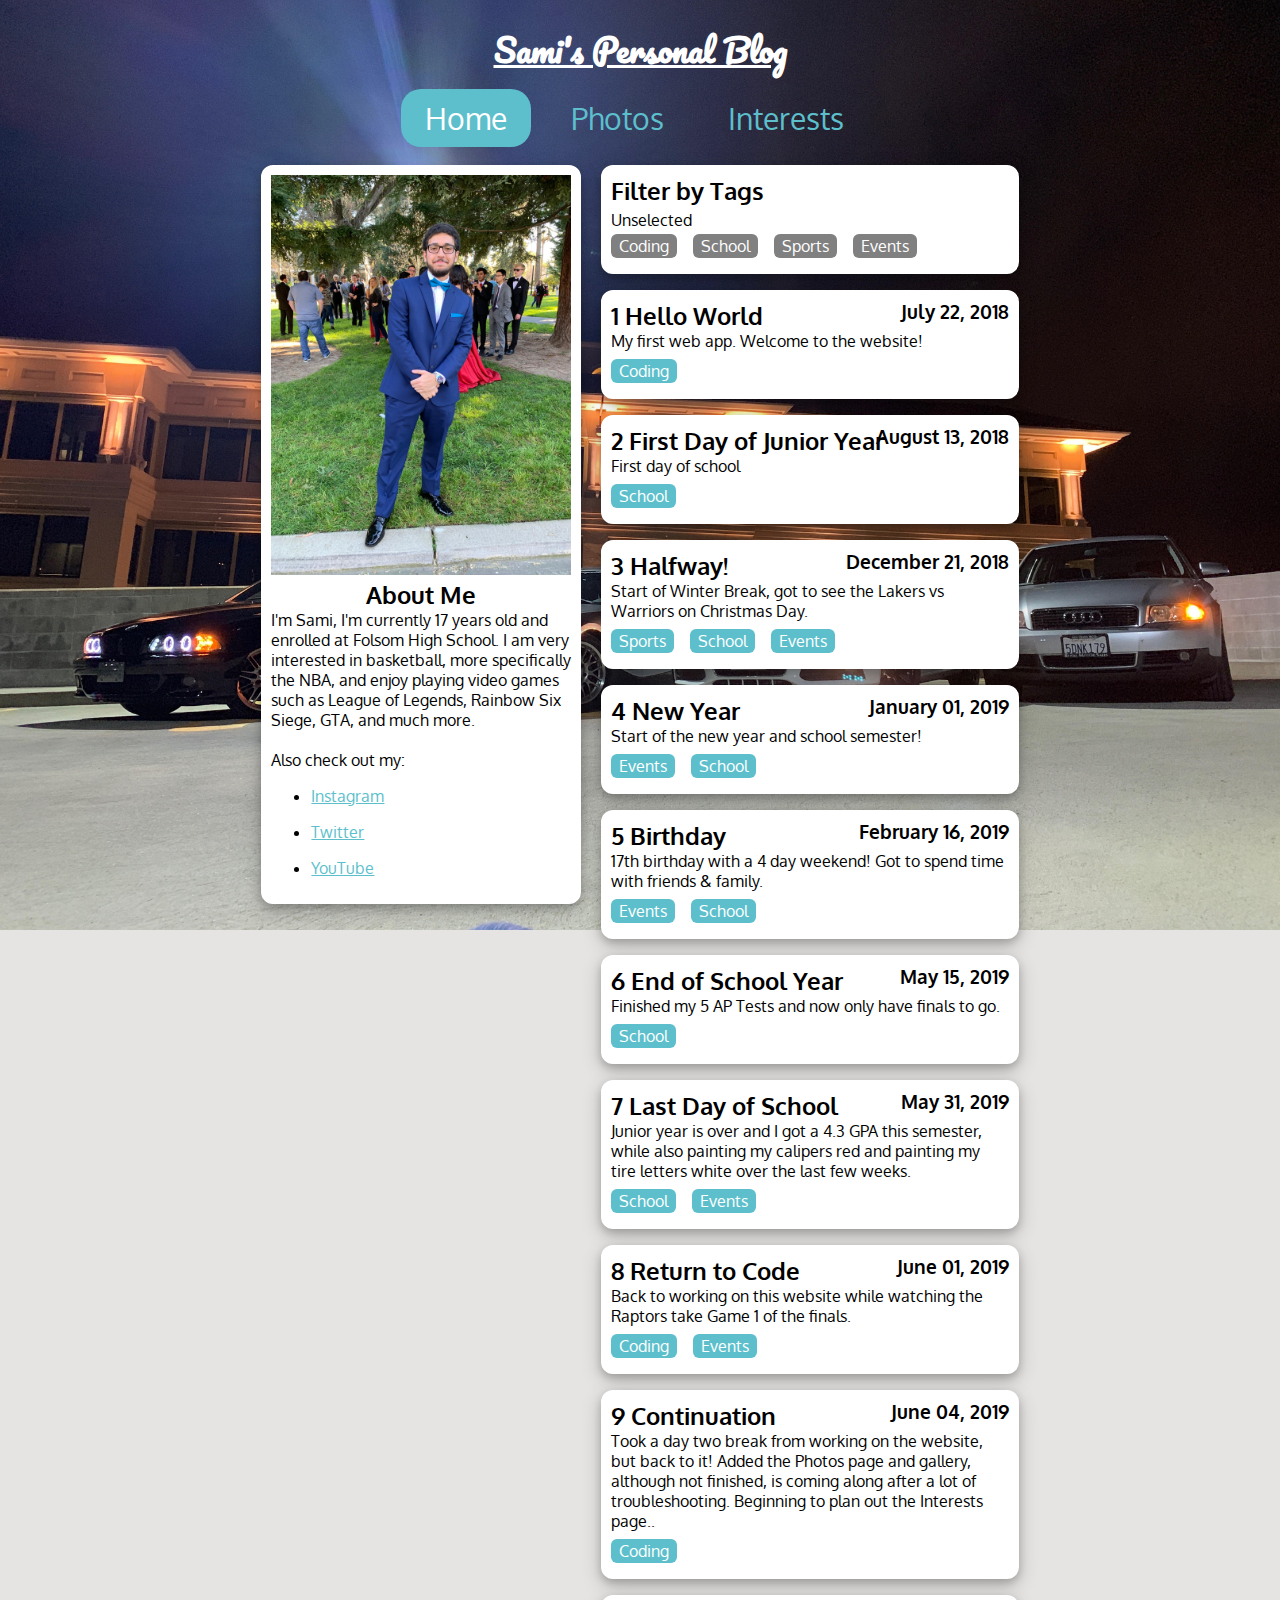
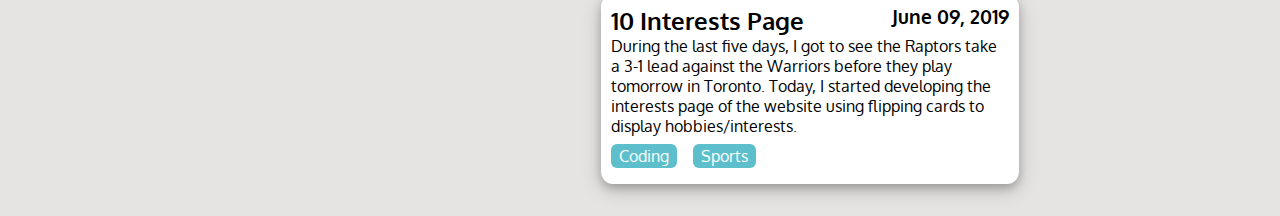
<file: index.html>
<!DOCTYPE HTML>
<html>
    <head>
        <meta charset="utf-8">
        <meta name="viewport" content="width=device-width, initial-scale=1, maximum-scale=1, user-scalable=no">
        
        <link rel="stylesheet" type="text/css" href="common.css">
        <link rel="stylesheet" type="text/css" href="index.css">
        <link href="https://fonts.googleapis.com/css?family=Pacifico" rel="stylesheet">
        <link href="https://fonts.googleapis.com/css?family=Oxygen" rel="stylesheet">
        
        <script src="utilities/moment.js"></script>
        <script src="index.js"></script>
        
        <title>Sami's Personal Blog</title>
    </head>
    
    <body>
        <h1>Sami's Personal Blog</h1>
        <div class="topnav">
            <a class="active" href="index.html">Home</a>
            <a href="photos.html">Photos</a>
            <a href="interests.html">Interests</a>
            </div>
        <div id="tableDiv">
            <div id="tableRowDiv">
                <div id="profileDiv" class="card tableCell">
                    <img id="profileImg" src="images/profileImg.JPG" alt="Profile Image">
                    <h2>About Me</h2>
                    <p>I'm Sami, I'm currently 17 years old and enrolled at Folsom High School. I am very interested in basketball, more specifically the NBA, and enjoy playing video games such as League of Legends, Rainbow Six Siege, GTA, and much more.</p>
                    <br>
                    <p>Also check out my:</p>
                    <ul>
                        <li><a href="https://www.instagram.com/sami.alhamad/">Instagram</a></li>
                        <li><a href="https://twitter.com/samialhamad_">Twitter</a></li>
                        <li><a href="https://www.youtube.com/channel/UCy9flrEqzB509R2crnSb-2w">YouTube</a></li>
                    </ul>
                </div>
                <div id="mainDiv" class="tableCell">
                    <div id="filterCard" class="card">
                        <h2>Filter by Tags</h2>
                        <label id="selectedTagLabel">Selected</label>
                        <div id="selectedTagsDiv"></div>
                        <label id="unselectedTagLabel">Unselected</label>
                        <div id="unselectedTagsDiv"></div>
                    </div>
                    <ol id="blogPostList">
                    </ol>
                </div>
            </div>
        </div>
    </body>
</html>
</file>
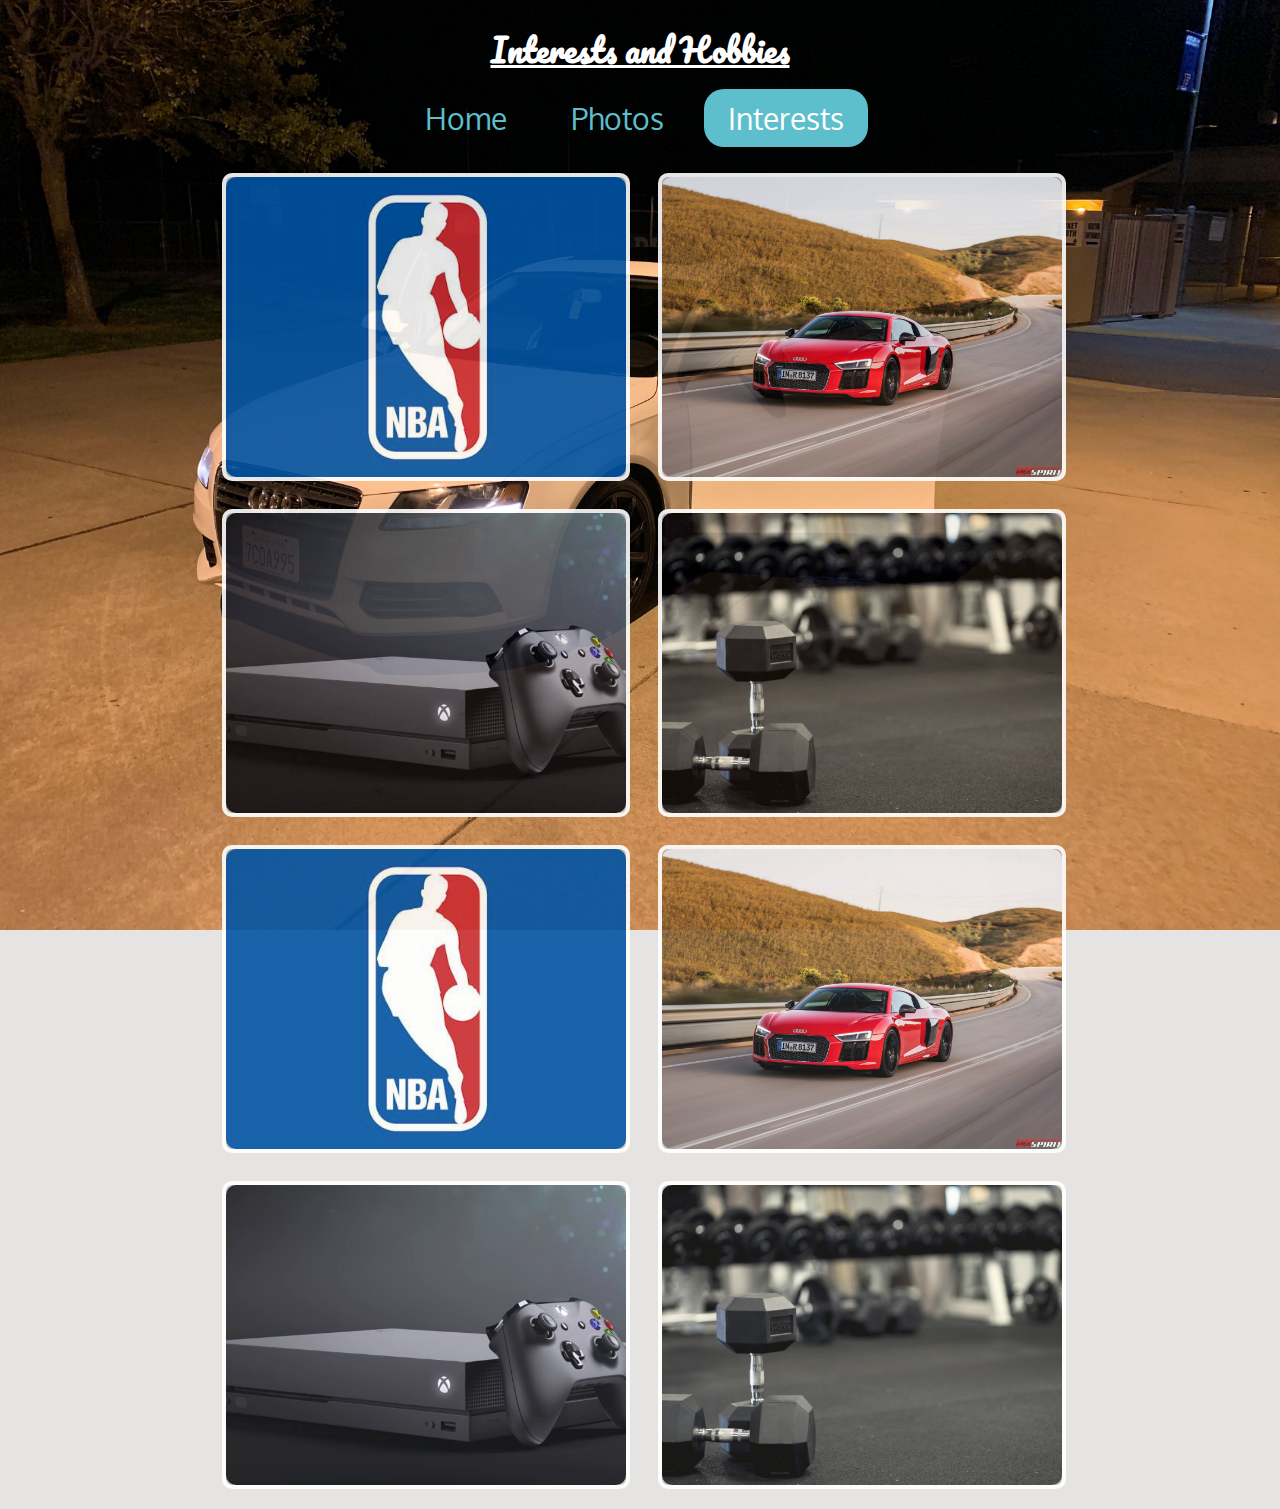
<file: interests.html>
<!DOCTYPE HTML>
<html>
    <head>
        <meta charset="utf-8">
        <meta name="viewport" content="width=device-width, initial-scale=1, maximum-scale=1, user-scalable=no">
        
        <link rel="stylesheet" type="text/css" href="common.css">
        <link rel="stylesheet" type="text/css" href="index.css">
        <link rel="stylesheet" type="text/css" href="interests.css">
        <link href="https://fonts.googleapis.com/css?family=Pacifico" rel="stylesheet">
        <link href="https://fonts.googleapis.com/css?family=Oxygen" rel="stylesheet">
        
        <script src="utilities/moment.js"></script>
        <script src="index.js"></script>
        
        <title>Sami's Personal Blog</title>
    </head>
    
    <body>
        <h1>Interests and Hobbies</h1>
            <div class="topnav">
                <a href="index.html">Home</a>
                <a href="photos.html">Photos</a>
                <a class="active" href="interests.html">Interests</a>
            </div>
            <div id="cardContainer">
                <div class="flip-card">
                    <div class="flip-card-inner">
                        <div class="flip-card-front">
                            <img src="images/interestsBasketball.jpg" alt="Basketball">
                        </div>
                        <div class="flip-card-back">
                            <h1>Basketball</h1> 
                            <p>Personal Hobby and the NBA</p> 
                            <p>Although I've only been playing for about 5 years, I've enjoyed watching basketball, more specifically the NBA, for about 7 years now.</p>
                        </div>
                    </div>
                </div>
                    <div class="flip-card">
                        <div class="flip-card-inner">
                            <div class="flip-card-front">
                                <img src="images/interestsCars.jpg" alt="Cars">
                            </div>
                        <div class="flip-card-back">
                            <h1>Cars</h1> 
                            <p>Audi's</p> 
                            <p>Ever since owning my first car, shown in the background of this page, I've become more interested in all types of cars. My dream car is a red Audi R8, as shown on the front of this card.</p>
                        </div>
                    </div>
                </div>
                <div class="flip-card">
                        <div class="flip-card-inner">
                            <div class="flip-card-front">
                                <img src="images/interestsGaming.jpg" alt="Video Games">
                            </div>
                        <div class="flip-card-back">
                            <h1>Video Games</h1> 
                            <p>PC and Xbox Gaming</p> 
                            <p>I started playing video games in 2009, on an Xbox 360. My first ever game was Call of Duty 4: Modern Warfare. Ever since then, I've been playing a large variety of games, and migrated to PC Gaming in 2017.</p>
                        </div>
                    </div>
                </div>
                <div class="flip-card">
                        <div class="flip-card-inner">
                            <div class="flip-card-front">
                                <img src="images/interestsWeights.jpg" alt="Weights">
                            </div>
                        <div class="flip-card-back">
                            <h1>Weights</h1> 
                            <p>Lifting Weights</p> 
                            <p>I started lifting weights in April of 2018, and have consistently gone to the gym ever since.</p>
                        </div>
                    </div>
                </div>
                <div class="flip-card">
                    <div class="flip-card-inner">
                        <div class="flip-card-front">
                            <img src="images/interestsBasketball.jpg" alt="Basketball">
                        </div>
                        <div class="flip-card-back">
                            <h1>Basketball</h1> 
                            <p>Personal Hobby and the NBA</p> 
                            <p>Although I've only been playing for about 5 years, I've enjoyed watching basketball, more specifically the NBA, for about 7 years now.</p>
                        </div>
                    </div>
                </div>
                    <div class="flip-card">
                        <div class="flip-card-inner">
                            <div class="flip-card-front">
                                <img src="images/interestsCars.jpg" alt="Cars">
                            </div>
                        <div class="flip-card-back">
                            <h1>Cars</h1> 
                            <p>Audi's</p> 
                            <p>Ever since owning my first car, shown in the background of this page, I've become more interested in all types of cars. My dream car is a red Audi R8, as shown on the front of this card.</p>
                        </div>
                    </div>
                </div>
                <div class="flip-card">
                        <div class="flip-card-inner">
                            <div class="flip-card-front">
                                <img src="images/interestsGaming.jpg" alt="Video Games">
                            </div>
                        <div class="flip-card-back">
                            <h1>Video Games</h1> 
                            <p>PC and Xbox Gaming</p> 
                            <p>I started playing video games in 2009, on an Xbox 360. My first ever game was Call of Duty 4: Modern Warfare. Ever since then, I've been playing a large variety of games, and migrated to PC Gaming in 2017.</p>
                        </div>
                    </div>
                </div>
                <div class="flip-card">
                        <div class="flip-card-inner">
                            <div class="flip-card-front">
                                <img src="images/interestsWeights.jpg" alt="Weights">
                            </div>
                        <div class="flip-card-back">
                            <h1>Weights</h1> 
                            <p>Lifting Weights</p> 
                            <p>I started lifting weights in April of 2018, and have consistently gone to the gym ever since.</p>
                        </div>
                    </div>
                </div>
            </div>
    </body>
</html>
</file>
<file: common.css>
body {
    background-color: #e6e4e2;
    text-align: center;
    font-family: 'Oxygen', sans-serif;
    background-image: url(images/backgroundImg.jpg);
    background-repeat: no-repeat;
    background-size: cover;
    background-position: center;
    background-attachment: fixed;
}

.topnav {
    margin: 20px
}

.topnav a.active {
  background-color: #5dbfcc;
  color: white;
}

.topnav a {
  color: #f2f2f2;
  text-align: center;
  padding: 10px 24px;
  text-decoration: none;
  font-size: 30px;
  border-radius: 20px;
  margin: 0px 12px 12px 0px;
}

@media only screen and (max-width: 400px) {
    .topnav a {
        color: #f2f2f2;
        text-align: center;
        padding: 8px 8px;
        text-decoration: none;
        font-size: 24px;
        border-radius: 20px;
        margin: 0px 6px 6px 0px;
    }
}

.topnav a:hover {
  background-color: gray;
  color: #5dbfcc;
}

a:link {
  color: #5dbfcc;
}

a:visited {
  color: #5dbfcc;
}

a:active { 
  color: red;
}

#tableDiv {
    width: 100%;
}

#tableRowDiv {
    width: 100%;
}

.tableCell {
    display: inline-block;
    margin: 8px;
}

h1 {
    font-family: 'Pacifico', cursive;
    text-align: center;
    text-decoration: underline;
    color: white;
}

h2 {
    margin: 0px;
}

p {
    margin: 0px;
}

/*Profile*/

#profileDiv {
    width: 300px;
    vertical-align: top;
}

#profileDiv h2 {
    text-align: center;
}

#profileImg {
    width: 300px;
}

/*Blog*/

#mainDiv {
    width: 33%;
    min-width: 350px; 
    max-width: 500px;
}


ol {
    list-style-type: none;
    padding: 0px;
}

li {
    margin-bottom: 16px;
}

.card {
    box-shadow: 0 4px 8px 0 rgba(0, 0, 0, 0.2), 0 6px 20px 0 rgba(0, 0, 0, 0.19);
    background-color: white;
    border: 10px solid white;
    position: relative;
    text-align: left;
}

.card h2 {
    text-align: left;
}

.card h3 {
    position: absolute;
    top: 0px;
    right: 0px;
    padding: 0px;
    margin: 0px;
}

.tagDiv {
    margin-top: 8px;
}

.tag {
    display: inline-block;
    margin: 0px 16px 6px 0px;
    color: white;
    padding: 2px 8px 2px 8px;
    border-radius: 6px;
}

#selectedTagsDiv, #unselectedTagsDiv {
   margin: 4px 0px 0px 0px; 
}

.selectedTag {
    background-color: #5dbfcc;
}

.unselectedTag {
    background-color: gray;
}
</file>
<file: index.css>
body {
    background-color: #e6e4e2;
    text-align: center;
    font-family: 'Oxygen', sans-serif;
    background-image: url(images/backgroundImg.jpg);
    background-repeat: no-repeat;
    background-size: cover;
    background-position: center;
    background-attachment: fixed;
}

#tableDiv {
    width: 100%;
}

#tableRowDiv {
    width: 100%;
}

.tableCell {
    display: inline-block;
    margin: 8px;
}

h1 {
    font-family: 'Pacifico', cursive;
    text-align: center;
    text-decoration: underline;
    color: white;
}

h2 {
    margin: 0px;
}

p {
    margin: 0px;
}

/*Profile*/

#profileDiv {
    width: 300px;
    vertical-align: top;
}

#profileDiv h2 {
    text-align: center;
}

#profileImg {
    width: 300px;
}

/*Blog*/

#mainDiv {
    width: 33%;
    min-width: 350px; 
    max-width: 500px;
}


ol {
    list-style-type: none;
    padding: 0px;
}

li {
    margin-bottom: 16px;
}

.card {
    box-shadow: 0 4px 8px 0 rgba(0, 0, 0, 0.2), 0 6px 20px 0 rgba(0, 0, 0, 0.19);
    background-color: white;
    border: 10px solid white;
    position: relative;
    text-align: left;
    border-radius: 12px;
}

.card h2 {
    text-align: left;
}

.card h3 {
    position: absolute;
    top: 0px;
    right: 0px;
    padding: 0px;
    margin: 0px;
}

.tagDiv {
    margin-top: 8px;
}

.tag {
    display: inline-block;
    margin: 0px 16px 6px 0px;
    color: white;
    padding: 2px 8px 2px 8px;
    border-radius: 6px;
}

#selectedTagsDiv, #unselectedTagsDiv {
   margin: 4px 0px 0px 0px; 
}

.selectedTag {
    background-color: #5dbfcc;
}

.unselectedTag {
    background-color: gray;
}
</file>
<file: interests.css>
body {
    background-color: #e6e4e2;
    text-align: center;
    font-family: 'Oxygen', sans-serif;
    background-image: url(images/interestsBackground.jpg);
    background-repeat: no-repeat;
    background-size: cover;
    background-position: center;
    background-attachment: fixed;
}

p {
    color: white;
}

img {
    border-radius: 10px;
    width: 100%;
    height: 100%;
    object-fit: cover;
}

.flip-card {
  background-color: transparent;
  opacity: 0.9;
  width: 400px;
  height: 300px;
  perspective: 1000px; /* Remove this if you don't want the 3D effect */
  border-radius: 10px;
  margin: 16px;
  display: inline-block;
}

@media only screen and (max-width: 400px) {
    .flip-card {
        width: 100%;   
        margin: 0px 0px 8px 0px;
    }
}

/* This container is needed to position the front and back side */
.flip-card-inner {
  position: relative;
  width: 100%;
  height: 100%;
  text-align: center;
  transition: transform 1.5s;
  transform-style: preserve-3d;
}

/* Do an horizontal flip when you move the mouse over the flip box container */
.flip-card:hover .flip-card-inner {
  transform: rotateY(180deg);
}

/* Position the front and back side */
.flip-card-front, .flip-card-back {
  position: absolute;
  width: 100%;
  height: 100%;
  backface-visibility: hidden;
  border: 4px solid white;
}

/* Style the front side (fallback if image is missing) */
.flip-card-front {
  background-color: #bbb;
  color: black;
  border-radius: 10px;
}

/* Style the back side */
.flip-card-back {
  background-color: #5dbfcc;
  color: white;
  transform: rotateY(180deg);
  border-radius: 10px;
}
</file>
